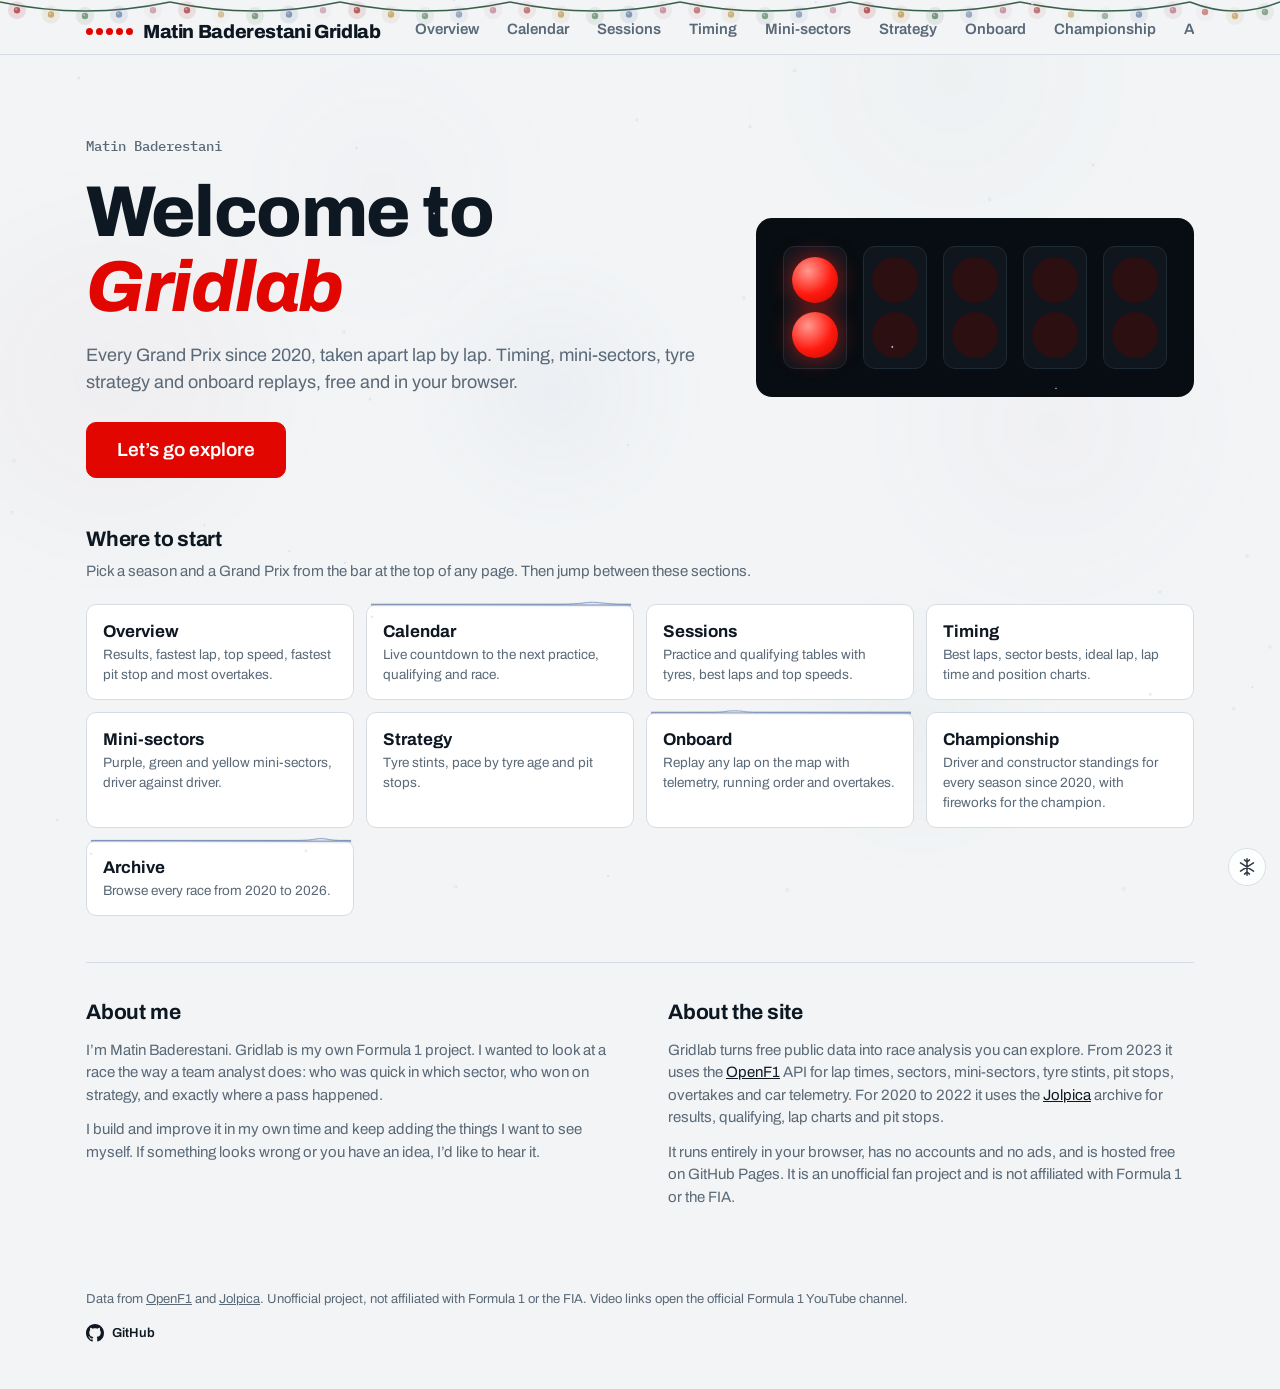
<file: index.html>
<!doctype html>
<html lang="en">
<head>
<meta charset="utf-8">
<meta name="viewport" content="width=device-width, initial-scale=1, viewport-fit=cover">
<meta name="google-site-verification" content="Otd-ssJFzaZp3dsgfetBJoJmQ9_VcSWWd9amcEt1jQ4" />
<title>Matin Baderestani Gridlab · Formula 1 race analysis</title>
<script defer src="https://cloud.umami.is/script.js" data-website-id="7eeb3953-8c80-4c19-a173-4cdd2a9e3116"></script>
<meta name="description" content="Free Formula 1 race analysis since 2020: timing, mini-sectors, tyre strategy and onboard telemetry replays. By Matin Baderestani.">
<link rel="icon" href="data:image/svg+xml,%3Csvg xmlns='http://www.w3.org/2000/svg' viewBox='0 0 100 100'%3E%3Ctext y='.9em' font-size='90'%3E%F0%9F%8F%81%3C/text%3E%3C/svg%3E">
<link href="https://fonts.googleapis.com/css2?family=Archivo:wght@400;500;600;700;800&family=IBM+Plex+Mono:wght@400;500;600&display=swap" rel="stylesheet">
<link rel="stylesheet" href="style.css">
</head>
<body data-page="home">
<header class="site" id="hdr"></header>
<main class="page" id="app">

  <section class="welcome" aria-labelledby="welcome">
    <div>
      <p class="by">Matin Baderestani</p>
      <h1 id="welcome">Welcome to <em>Gridlab</em></h1>
      <p class="lede">Every Grand Prix since 2020, taken apart lap by lap. Timing, mini-sectors, tyre strategy and onboard replays, free and in your browser.</p>
      <a class="btn big" href="overview.html">Let’s go explore</a>
    </div>
    <div class="gcard" aria-hidden="true">
      <div class="col"><i></i><i></i></div><div class="col"><i></i><i></i></div><div class="col"><i></i><i></i></div><div class="col"><i></i><i></i></div><div class="col"><i></i><i></i></div>
    </div>
  </section>

  <section class="block">
    <h2>Where to start</h2>
    <p>Pick a season and a Grand Prix from the bar at the top of any page. Then jump between these sections.</p>
    <div class="stats menu">
      <a class="stat" href="overview.html"><b>Overview</b><div class="s">Results, fastest lap, top speed, fastest pit stop and most overtakes.</div></a>
      <a class="stat" href="calendar.html"><b>Calendar</b><div class="s">Live countdown to the next practice, qualifying and race.</div></a>
      <a class="stat" href="sessions.html"><b>Sessions</b><div class="s">Practice and qualifying tables with tyres, best laps and top speeds.</div></a>
      <a class="stat" href="timing.html"><b>Timing</b><div class="s">Best laps, sector bests, ideal lap, lap time and position charts.</div></a>
      <a class="stat" href="sectors.html"><b>Mini-sectors</b><div class="s">Purple, green and yellow mini-sectors, driver against driver.</div></a>
      <a class="stat" href="strategy.html"><b>Strategy</b><div class="s">Tyre stints, pace by tyre age and pit stops.</div></a>
      <a class="stat" href="onboard.html"><b>Onboard</b><div class="s">Replay any lap on the map with telemetry, running order and overtakes.</div></a>
      <a class="stat" href="championship.html"><b>Championship</b><div class="s">Driver and constructor standings for every season since 2020, with fireworks for the champion.</div></a>
      <a class="stat" href="archive.html"><b>Archive</b><div class="s">Browse every race from 2020 to <span id="yr">now</span>.</div></a>
    </div>
  </section>

  <section class="about" aria-labelledby="about-h">
    <div>
      <h2 id="about-h">About me</h2>
      <p>I’m Matin Baderestani. Gridlab is my own Formula 1 project. I wanted to look at a race the way a team analyst does: who was quick in which sector, who won on strategy, and exactly where a pass happened.</p>
      <p>I build and improve it in my own time and keep adding the things I want to see myself. If something looks wrong or you have an idea, I’d like to hear it.</p>
    </div>
    <div>
      <h2>About the site</h2>
      <p>Gridlab turns free public data into race analysis you can explore. From 2023 it uses the <a href="https://openf1.org" target="_blank" rel="noopener">OpenF1</a> API for lap times, sectors, mini-sectors, tyre stints, pit stops, overtakes and car telemetry. For 2020 to 2022 it uses the <a href="https://api.jolpi.ca" target="_blank" rel="noopener">Jolpica</a> archive for results, qualifying, lap charts and pit stops.</p>
      <p>It runs entirely in your browser, has no accounts and no ads, and is hosted free on GitHub Pages. It is an unofficial fan project and is not affiliated with Formula 1 or the FIA.</p>
    </div>
  </section>

</main>
<footer>Data from <a href="https://openf1.org" target="_blank" rel="noopener">OpenF1</a> and <a href="https://api.jolpi.ca" target="_blank" rel="noopener">Jolpica</a>. Unofficial project, not affiliated with Formula 1 or the FIA. Video links open the official Formula 1 YouTube channel.</footer>
<script src="app.js"></script>
<script src="pages.js"></script>
</body>
</html>
</file>
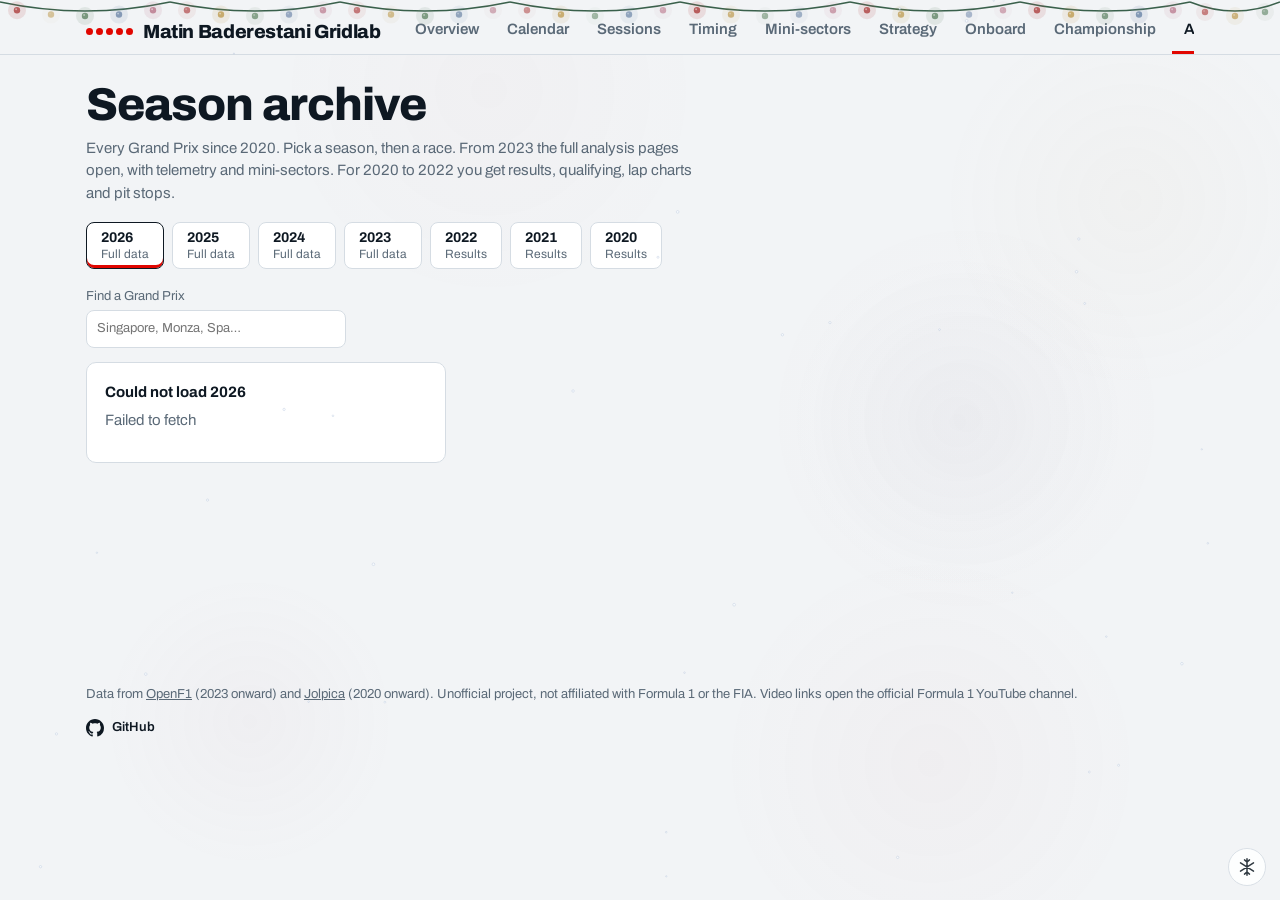
<file: archive.html>
<!doctype html>
<html lang="en">
<head>
<meta charset="utf-8">
<meta name="viewport" content="width=device-width, initial-scale=1, viewport-fit=cover">
<meta name="google-site-verification" content="Otd-ssJFzaZp3dsgfetBJoJmQ9_VcSWWd9amcEt1jQ4" />
<title>Archive · Matin Baderestani Gridlab</title>
<meta name="description" content="Free F1 race analysis: timing, mini-sectors, tyre strategy and onboard telemetry replays for the last five races.">
<link rel="icon" href="data:image/svg+xml,%3Csvg xmlns='http://www.w3.org/2000/svg' viewBox='0 0 100 100'%3E%3Ctext y='.9em' font-size='90'%3E%F0%9F%8F%81%3C/text%3E%3C/svg%3E">
<link href="https://fonts.googleapis.com/css2?family=Archivo:wght@400;500;600;700;800&family=IBM+Plex+Mono:wght@400;500;600&display=swap" rel="stylesheet">
<link rel="stylesheet" href="style.css">
</head>
<body data-page="archive">
<header class="site" id="hdr"></header>
<main class="page" id="app"><noscript>This site needs JavaScript to load race data.</noscript></main>
<footer>Data from <a href="https://openf1.org" target="_blank" rel="noopener">OpenF1</a> (2023 onward) and <a href="https://api.jolpi.ca" target="_blank" rel="noopener">Jolpica</a> (2020 onward). Unofficial project, not affiliated with Formula 1 or the FIA. Video links open the official Formula 1 YouTube channel.</footer>
<script src="app.js"></script>
<script src="pages.js"></script>
</body>
</html>
</file>
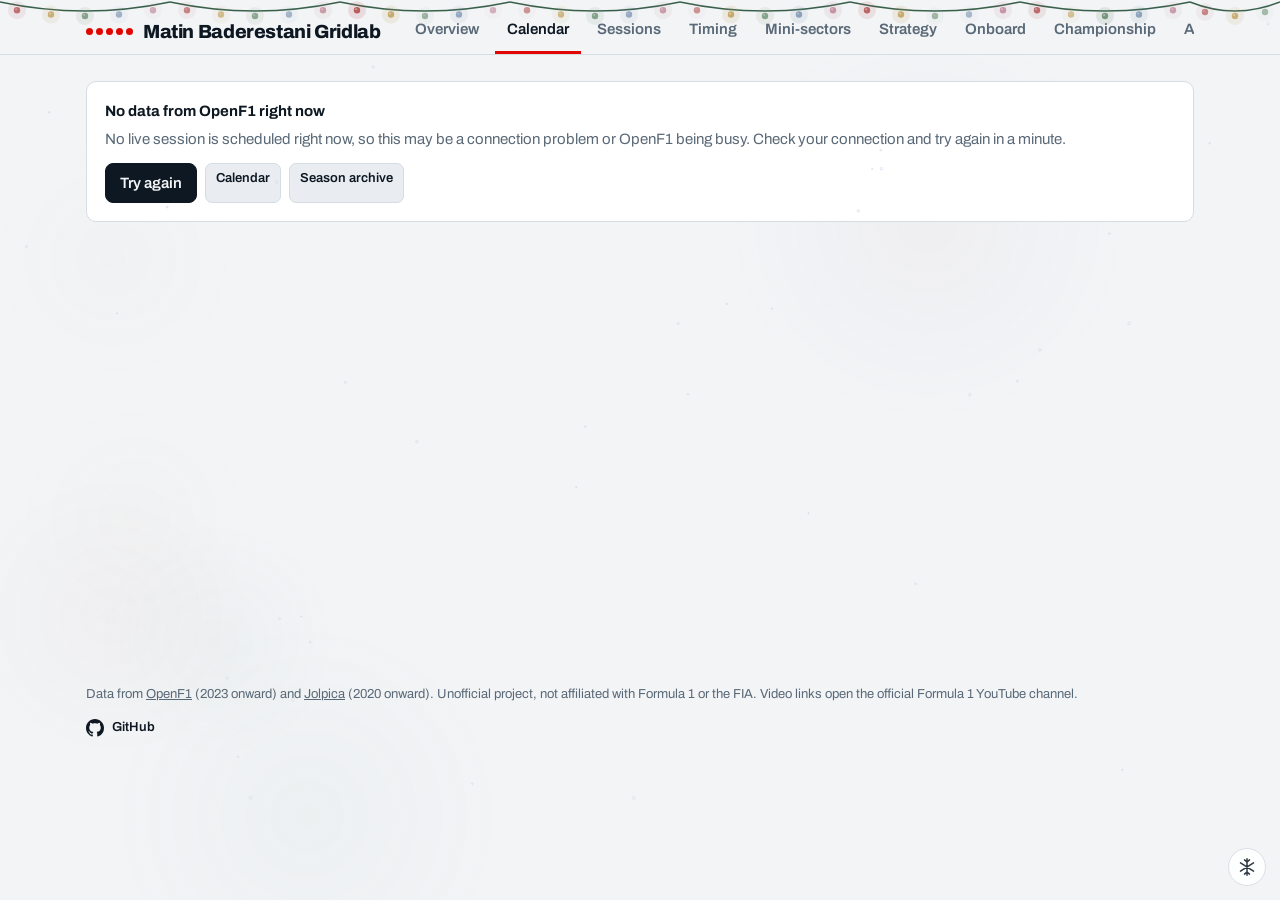
<file: calendar.html>
<!doctype html>
<html lang="en">
<head>
<meta charset="utf-8">
<meta name="viewport" content="width=device-width, initial-scale=1, viewport-fit=cover">
<meta name="google-site-verification" content="Otd-ssJFzaZp3dsgfetBJoJmQ9_VcSWWd9amcEt1jQ4" />
<title>Calendar · Matin Baderestani Gridlab</title>
<meta name="description" content="Free F1 race analysis: timing, mini-sectors, tyre strategy and onboard telemetry replays for the last five races.">
<link rel="icon" href="data:image/svg+xml,%3Csvg xmlns='http://www.w3.org/2000/svg' viewBox='0 0 100 100'%3E%3Ctext y='.9em' font-size='90'%3E%F0%9F%8F%81%3C/text%3E%3C/svg%3E">
<link href="https://fonts.googleapis.com/css2?family=Archivo:wght@400;500;600;700;800&family=IBM+Plex+Mono:wght@400;500;600&display=swap" rel="stylesheet">
<link rel="stylesheet" href="style.css">
</head>
<body data-page="calendar">
<header class="site" id="hdr"></header>
<main class="page" id="app"><noscript>This site needs JavaScript to load race data.</noscript></main>
<footer>Data from <a href="https://openf1.org" target="_blank" rel="noopener">OpenF1</a> (2023 onward) and <a href="https://api.jolpi.ca" target="_blank" rel="noopener">Jolpica</a> (2020 onward). Unofficial project, not affiliated with Formula 1 or the FIA. Video links open the official Formula 1 YouTube channel.</footer>
<script src="app.js"></script>
<script src="pages.js"></script>
</body>
</html>
</file>
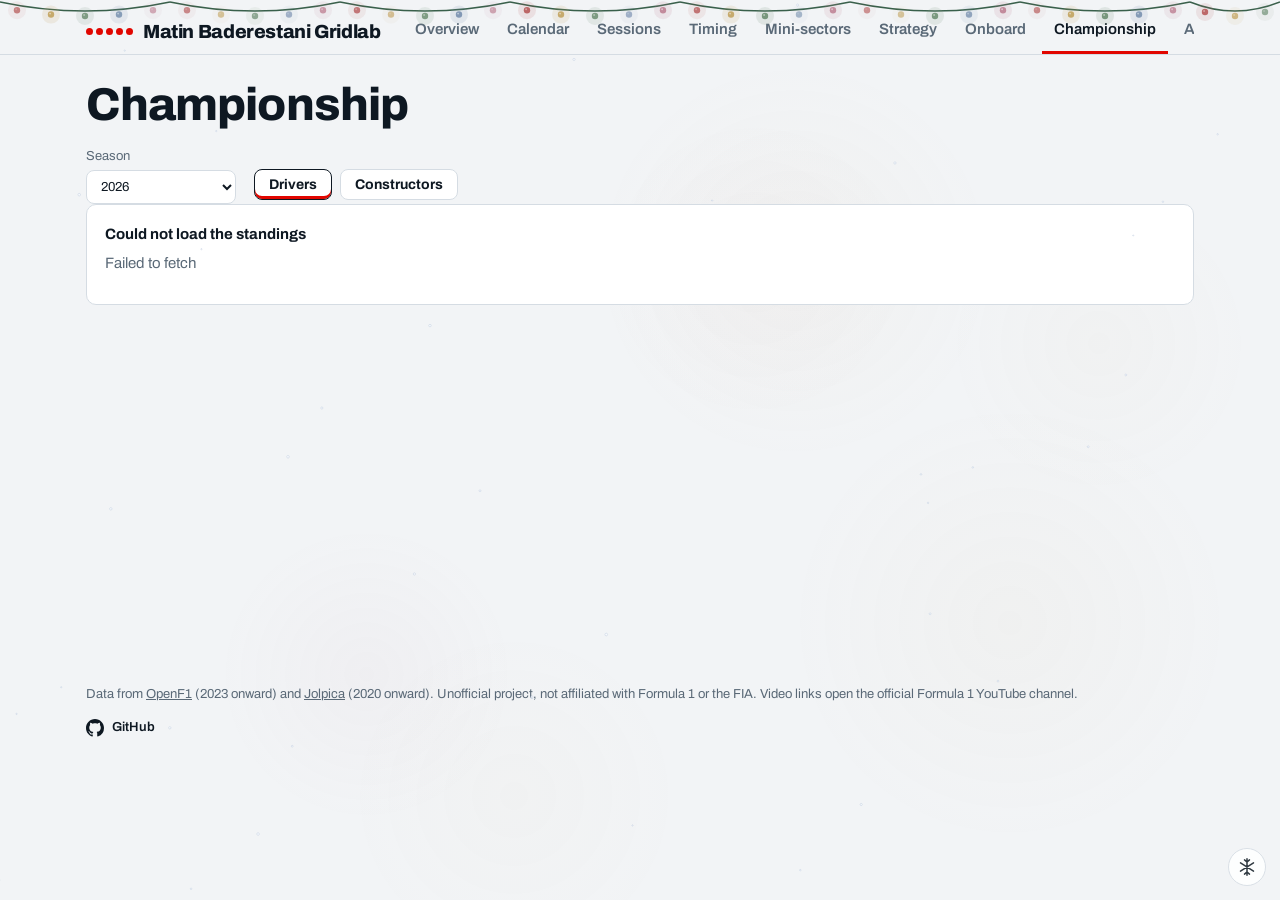
<file: championship.html>
<!doctype html>
<html lang="en">
<head>
<meta charset="utf-8">
<meta name="viewport" content="width=device-width, initial-scale=1, viewport-fit=cover">
<meta name="google-site-verification" content="Otd-ssJFzaZp3dsgfetBJoJmQ9_VcSWWd9amcEt1jQ4" />
<title>Championship · Matin Baderestani Gridlab</title>
<meta name="description" content="Free F1 race analysis: timing, mini-sectors, tyre strategy and onboard telemetry replays for the last five races.">
<link rel="icon" href="data:image/svg+xml,%3Csvg xmlns='http://www.w3.org/2000/svg' viewBox='0 0 100 100'%3E%3Ctext y='.9em' font-size='90'%3E%F0%9F%8F%81%3C/text%3E%3C/svg%3E">
<link href="https://fonts.googleapis.com/css2?family=Archivo:wght@400;500;600;700;800&family=IBM+Plex+Mono:wght@400;500;600&display=swap" rel="stylesheet">
<link rel="stylesheet" href="style.css">
</head>
<body data-page="championship">
<header class="site" id="hdr"></header>
<main class="page" id="app"><noscript>This site needs JavaScript to load race data.</noscript></main>
<footer>Data from <a href="https://openf1.org" target="_blank" rel="noopener">OpenF1</a> (2023 onward) and <a href="https://api.jolpi.ca" target="_blank" rel="noopener">Jolpica</a> (2020 onward). Unofficial project, not affiliated with Formula 1 or the FIA. Video links open the official Formula 1 YouTube channel.</footer>
<script src="app.js"></script>
<script src="pages.js"></script>
</body>
</html>
</file>
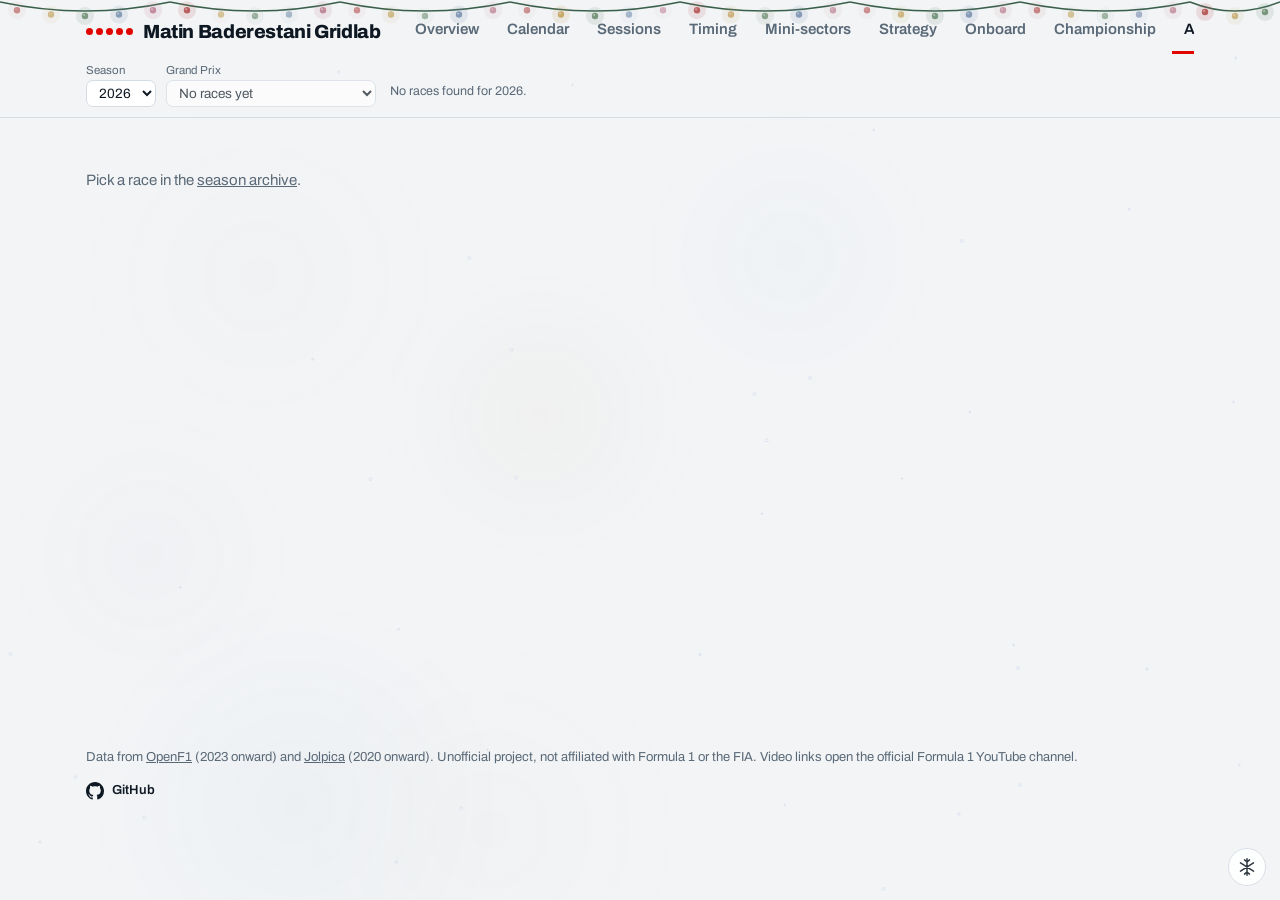
<file: classic.html>
<!doctype html>
<html lang="en">
<head>
<meta charset="utf-8">
<meta name="viewport" content="width=device-width, initial-scale=1, viewport-fit=cover">
<meta name="google-site-verification" content="Otd-ssJFzaZp3dsgfetBJoJmQ9_VcSWWd9amcEt1jQ4" />
<title>Race results · Matin Baderestani Gridlab</title>
<meta name="description" content="Free F1 race analysis: timing, mini-sectors, tyre strategy and onboard telemetry replays for the last five races.">
<link rel="icon" href="data:image/svg+xml,%3Csvg xmlns='http://www.w3.org/2000/svg' viewBox='0 0 100 100'%3E%3Ctext y='.9em' font-size='90'%3E%F0%9F%8F%81%3C/text%3E%3C/svg%3E">
<link href="https://fonts.googleapis.com/css2?family=Archivo:wght@400;500;600;700;800&family=IBM+Plex+Mono:wght@400;500;600&display=swap" rel="stylesheet">
<link rel="stylesheet" href="style.css">
</head>
<body data-page="classic">
<header class="site" id="hdr"></header>
<main class="page" id="app"><noscript>This site needs JavaScript to load race data.</noscript></main>
<footer>Data from <a href="https://openf1.org" target="_blank" rel="noopener">OpenF1</a> (2023 onward) and <a href="https://api.jolpi.ca" target="_blank" rel="noopener">Jolpica</a> (2020 onward). Unofficial project, not affiliated with Formula 1 or the FIA. Video links open the official Formula 1 YouTube channel.</footer>
<script src="app.js"></script>
<script src="pages.js"></script>
</body>
</html>
</file>
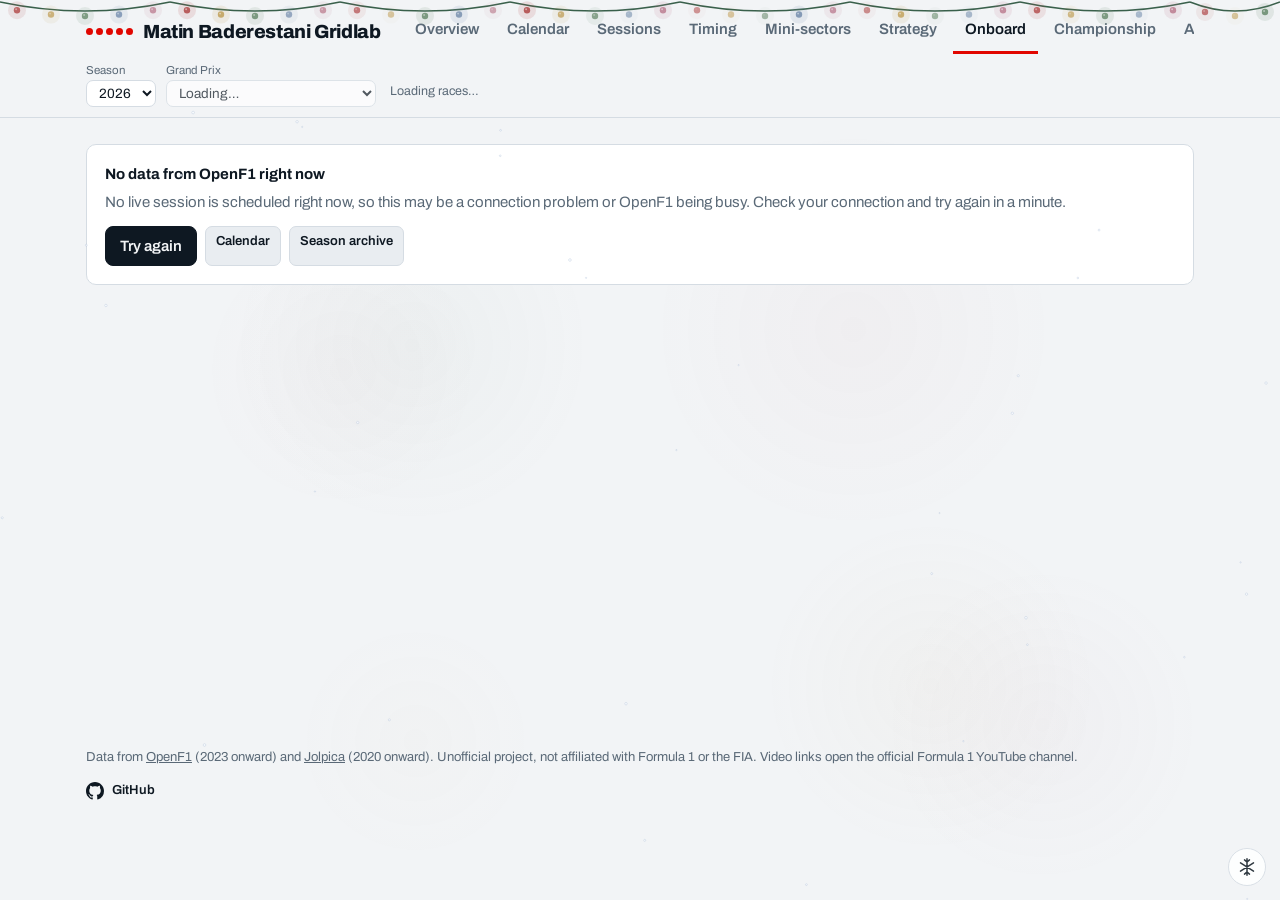
<file: onboard.html>
<!doctype html>
<html lang="en">
<head>
<meta charset="utf-8">
<meta name="viewport" content="width=device-width, initial-scale=1, viewport-fit=cover">
<meta name="google-site-verification" content="Otd-ssJFzaZp3dsgfetBJoJmQ9_VcSWWd9amcEt1jQ4" />
<title>Onboard · Matin Baderestani Gridlab</title>
<meta name="description" content="Free F1 race analysis: timing, mini-sectors, tyre strategy and onboard telemetry replays for the last five races.">
<link rel="icon" href="data:image/svg+xml,%3Csvg xmlns='http://www.w3.org/2000/svg' viewBox='0 0 100 100'%3E%3Ctext y='.9em' font-size='90'%3E%F0%9F%8F%81%3C/text%3E%3C/svg%3E">
<link href="https://fonts.googleapis.com/css2?family=Archivo:wght@400;500;600;700;800&family=IBM+Plex+Mono:wght@400;500;600&display=swap" rel="stylesheet">
<link rel="stylesheet" href="style.css">
</head>
<body data-page="onboard">
<header class="site" id="hdr"></header>
<main class="page" id="app"><noscript>This site needs JavaScript to load race data.</noscript></main>
<footer>Data from <a href="https://openf1.org" target="_blank" rel="noopener">OpenF1</a> (2023 onward) and <a href="https://api.jolpi.ca" target="_blank" rel="noopener">Jolpica</a> (2020 onward). Unofficial project, not affiliated with Formula 1 or the FIA. Video links open the official Formula 1 YouTube channel.</footer>
<script src="app.js"></script>
<script src="pages.js"></script>
</body>
</html>
</file>
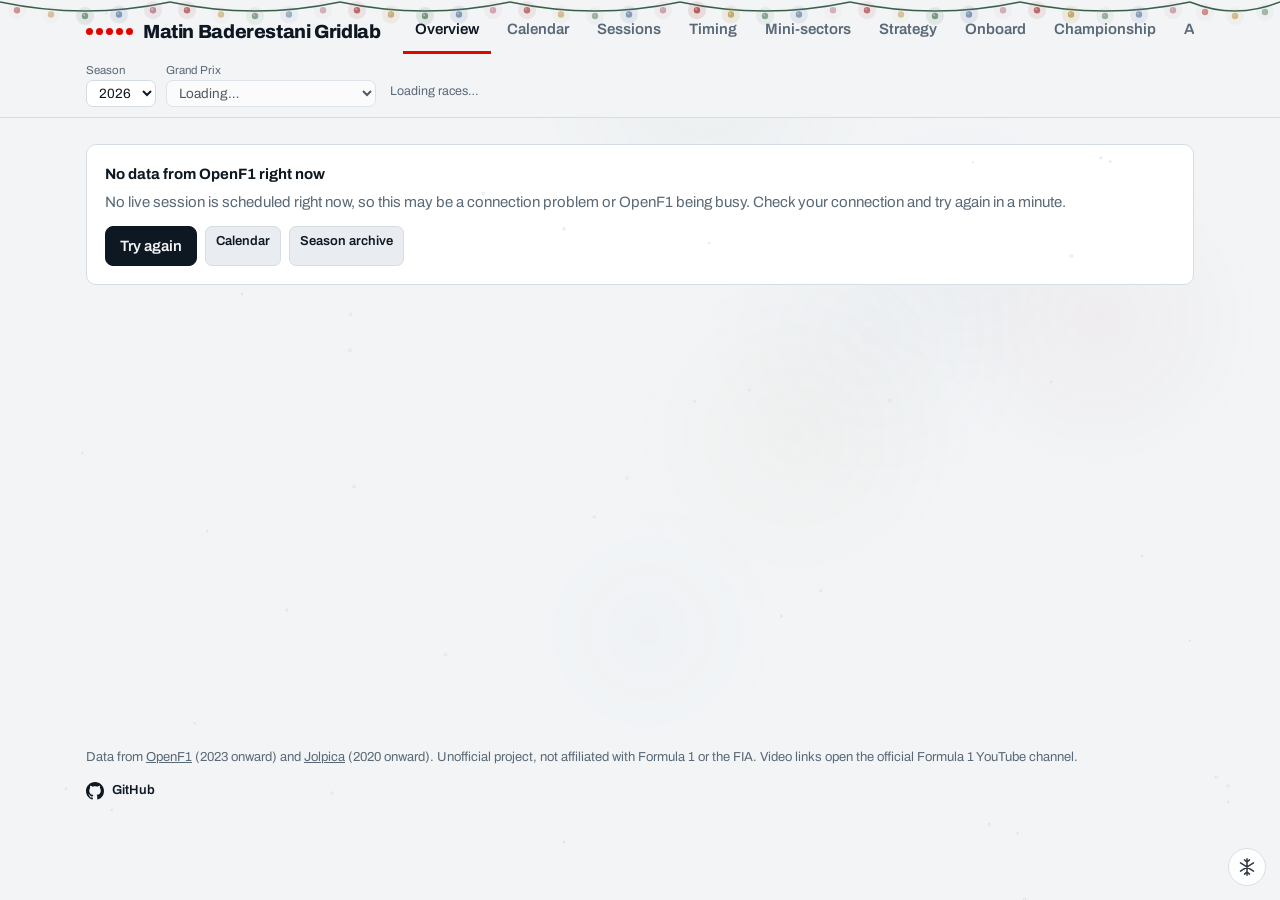
<file: overview.html>
<!doctype html>
<html lang="en">
<head>
<meta charset="utf-8">
<meta name="viewport" content="width=device-width, initial-scale=1, viewport-fit=cover">
<meta name="google-site-verification" content="Otd-ssJFzaZp3dsgfetBJoJmQ9_VcSWWd9amcEt1jQ4" />
<title>Overview · Matin Baderestani Gridlab</title>
<meta name="description" content="Free F1 race analysis: timing, mini-sectors, tyre strategy and onboard telemetry replays for the last five races.">
<link rel="icon" href="data:image/svg+xml,%3Csvg xmlns='http://www.w3.org/2000/svg' viewBox='0 0 100 100'%3E%3Ctext y='.9em' font-size='90'%3E%F0%9F%8F%81%3C/text%3E%3C/svg%3E">
<link href="https://fonts.googleapis.com/css2?family=Archivo:wght@400;500;600;700;800&family=IBM+Plex+Mono:wght@400;500;600&display=swap" rel="stylesheet">
<link rel="stylesheet" href="style.css">
</head>
<body data-page="overview">
<header class="site" id="hdr"></header>
<main class="page" id="app"><noscript>This site needs JavaScript to load race data.</noscript></main>
<footer>Data from <a href="https://openf1.org" target="_blank" rel="noopener">OpenF1</a> (2023 onward) and <a href="https://api.jolpi.ca" target="_blank" rel="noopener">Jolpica</a> (2020 onward). Unofficial project, not affiliated with Formula 1 or the FIA. Video links open the official Formula 1 YouTube channel.</footer>
<script src="app.js"></script>
<script src="pages.js"></script>
</body>
</html>
</file>
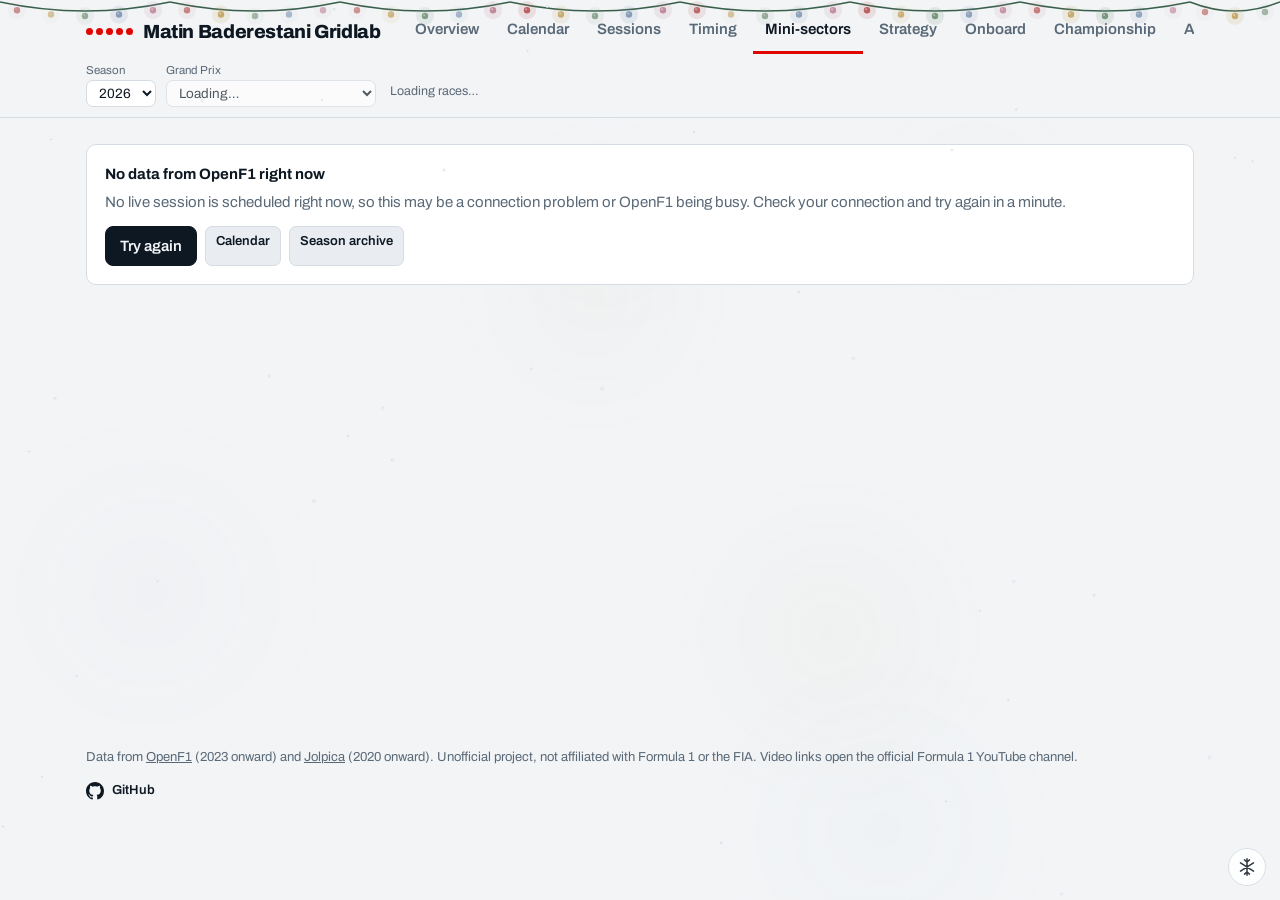
<file: sectors.html>
<!doctype html>
<html lang="en">
<head>
<meta charset="utf-8">
<meta name="viewport" content="width=device-width, initial-scale=1, viewport-fit=cover">
<meta name="google-site-verification" content="Otd-ssJFzaZp3dsgfetBJoJmQ9_VcSWWd9amcEt1jQ4" />
<title>Mini-sectors · Matin Baderestani Gridlab</title>
<meta name="description" content="Free F1 race analysis: timing, mini-sectors, tyre strategy and onboard telemetry replays for the last five races.">
<link rel="icon" href="data:image/svg+xml,%3Csvg xmlns='http://www.w3.org/2000/svg' viewBox='0 0 100 100'%3E%3Ctext y='.9em' font-size='90'%3E%F0%9F%8F%81%3C/text%3E%3C/svg%3E">
<link href="https://fonts.googleapis.com/css2?family=Archivo:wght@400;500;600;700;800&family=IBM+Plex+Mono:wght@400;500;600&display=swap" rel="stylesheet">
<link rel="stylesheet" href="style.css">
</head>
<body data-page="sectors">
<header class="site" id="hdr"></header>
<main class="page" id="app"><noscript>This site needs JavaScript to load race data.</noscript></main>
<footer>Data from <a href="https://openf1.org" target="_blank" rel="noopener">OpenF1</a> (2023 onward) and <a href="https://api.jolpi.ca" target="_blank" rel="noopener">Jolpica</a> (2020 onward). Unofficial project, not affiliated with Formula 1 or the FIA. Video links open the official Formula 1 YouTube channel.</footer>
<script src="app.js"></script>
<script src="pages.js"></script>
</body>
</html>
</file>
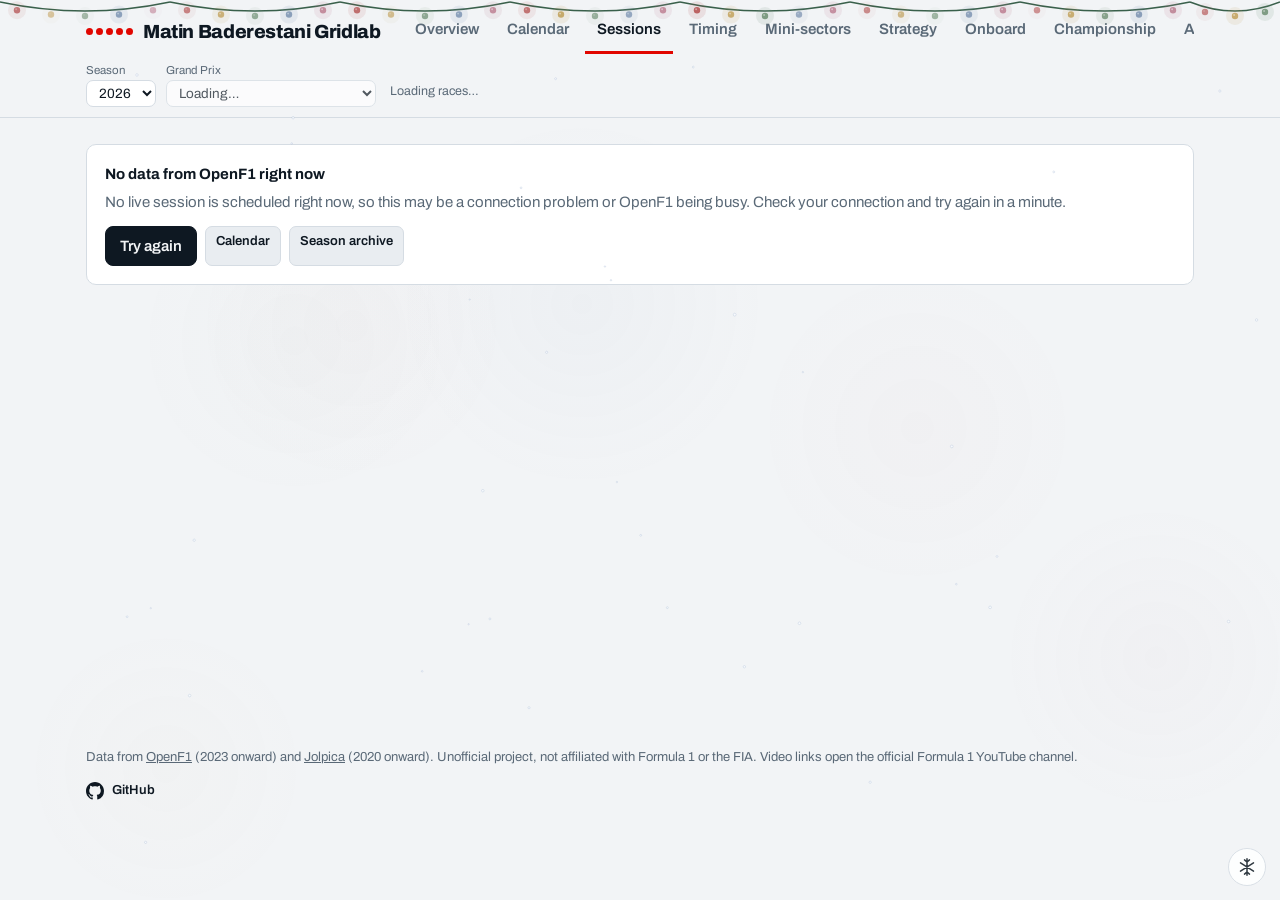
<file: sessions.html>
<!doctype html>
<html lang="en">
<head>
<meta charset="utf-8">
<meta name="viewport" content="width=device-width, initial-scale=1, viewport-fit=cover">
<meta name="google-site-verification" content="Otd-ssJFzaZp3dsgfetBJoJmQ9_VcSWWd9amcEt1jQ4" />
<title>Sessions · Matin Baderestani Gridlab</title>
<meta name="description" content="Free F1 race analysis: timing, mini-sectors, tyre strategy and onboard telemetry replays for the last five races.">
<link rel="icon" href="data:image/svg+xml,%3Csvg xmlns='http://www.w3.org/2000/svg' viewBox='0 0 100 100'%3E%3Ctext y='.9em' font-size='90'%3E%F0%9F%8F%81%3C/text%3E%3C/svg%3E">
<link href="https://fonts.googleapis.com/css2?family=Archivo:wght@400;500;600;700;800&family=IBM+Plex+Mono:wght@400;500;600&display=swap" rel="stylesheet">
<link rel="stylesheet" href="style.css">
</head>
<body data-page="sessions">
<header class="site" id="hdr"></header>
<main class="page" id="app"><noscript>This site needs JavaScript to load race data.</noscript></main>
<footer>Data from <a href="https://openf1.org" target="_blank" rel="noopener">OpenF1</a> (2023 onward) and <a href="https://api.jolpi.ca" target="_blank" rel="noopener">Jolpica</a> (2020 onward). Unofficial project, not affiliated with Formula 1 or the FIA. Video links open the official Formula 1 YouTube channel.</footer>
<script src="app.js"></script>
<script src="pages.js"></script>
</body>
</html>
</file>
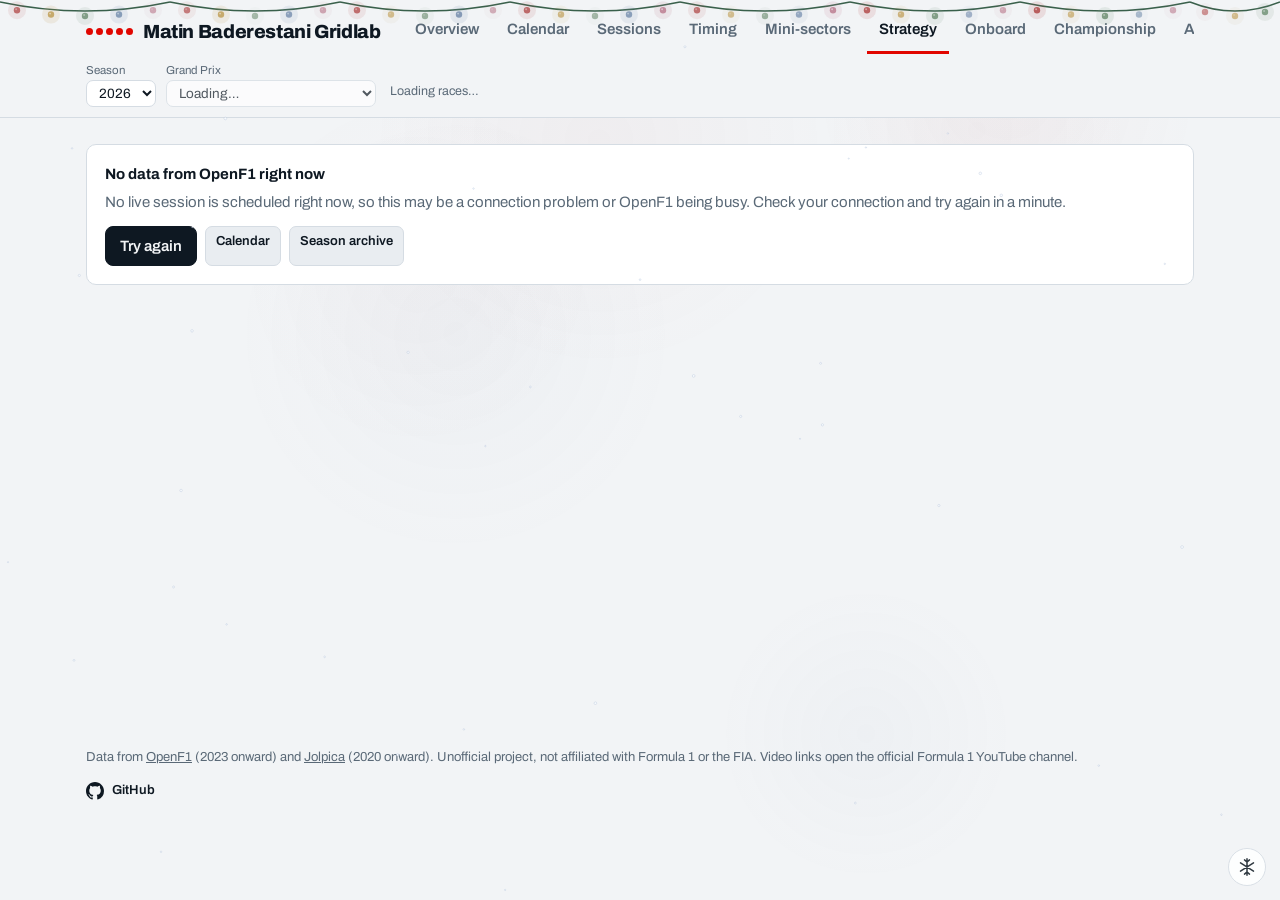
<file: strategy.html>
<!doctype html>
<html lang="en">
<head>
<meta charset="utf-8">
<meta name="viewport" content="width=device-width, initial-scale=1, viewport-fit=cover">
<meta name="google-site-verification" content="Otd-ssJFzaZp3dsgfetBJoJmQ9_VcSWWd9amcEt1jQ4" />
<title>Strategy · Matin Baderestani Gridlab</title>
<meta name="description" content="Free F1 race analysis: timing, mini-sectors, tyre strategy and onboard telemetry replays for the last five races.">
<link rel="icon" href="data:image/svg+xml,%3Csvg xmlns='http://www.w3.org/2000/svg' viewBox='0 0 100 100'%3E%3Ctext y='.9em' font-size='90'%3E%F0%9F%8F%81%3C/text%3E%3C/svg%3E">
<link href="https://fonts.googleapis.com/css2?family=Archivo:wght@400;500;600;700;800&family=IBM+Plex+Mono:wght@400;500;600&display=swap" rel="stylesheet">
<link rel="stylesheet" href="style.css">
</head>
<body data-page="strategy">
<header class="site" id="hdr"></header>
<main class="page" id="app"><noscript>This site needs JavaScript to load race data.</noscript></main>
<footer>Data from <a href="https://openf1.org" target="_blank" rel="noopener">OpenF1</a> (2023 onward) and <a href="https://api.jolpi.ca" target="_blank" rel="noopener">Jolpica</a> (2020 onward). Unofficial project, not affiliated with Formula 1 or the FIA. Video links open the official Formula 1 YouTube channel.</footer>
<script src="app.js"></script>
<script src="pages.js"></script>
</body>
</html>
</file>
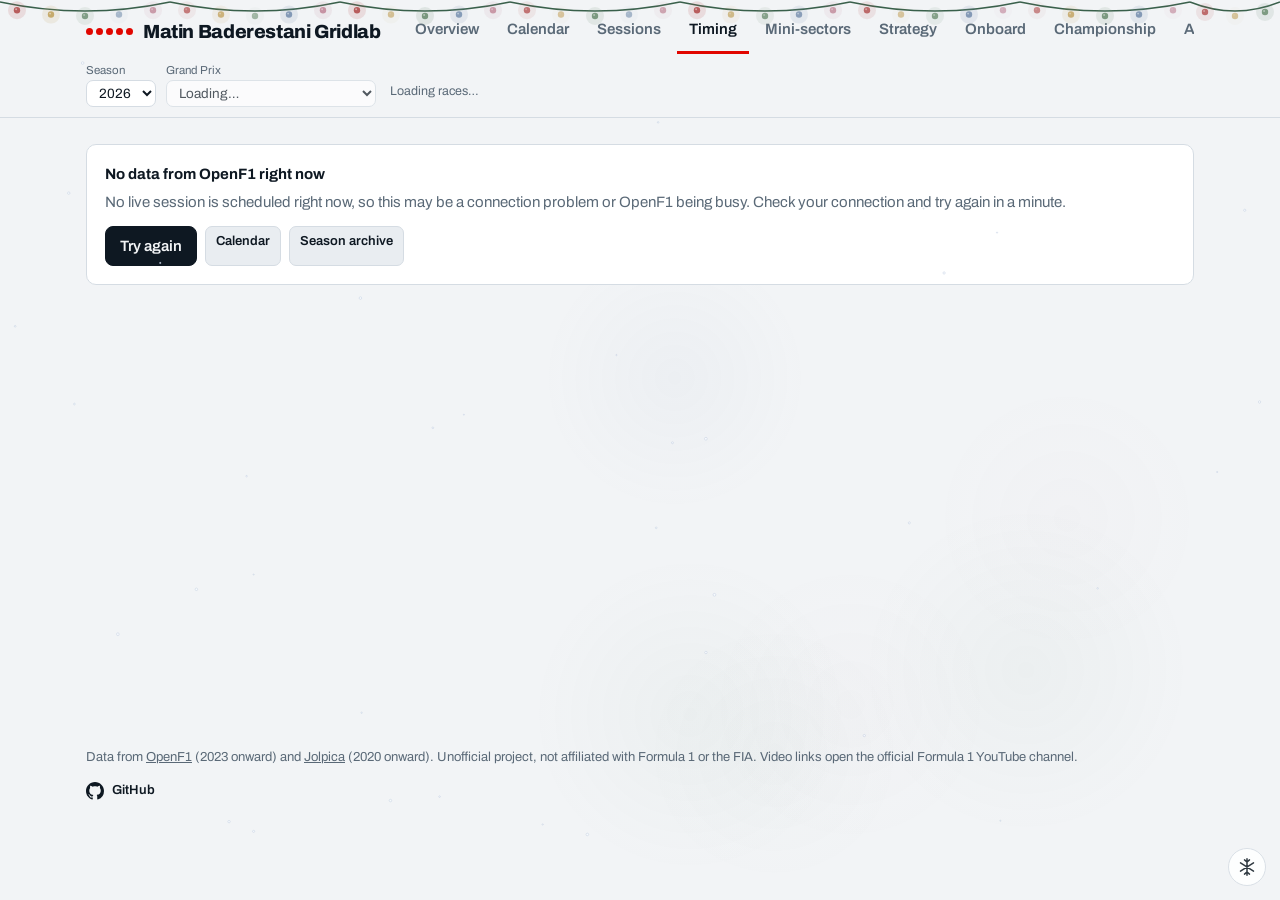
<file: timing.html>
<!doctype html>
<html lang="en">
<head>
<meta charset="utf-8">
<meta name="viewport" content="width=device-width, initial-scale=1, viewport-fit=cover">
<meta name="google-site-verification" content="Otd-ssJFzaZp3dsgfetBJoJmQ9_VcSWWd9amcEt1jQ4" />
<title>Timing · Matin Baderestani Gridlab</title>
<meta name="description" content="Free F1 race analysis: timing, mini-sectors, tyre strategy and onboard telemetry replays for the last five races.">
<link rel="icon" href="data:image/svg+xml,%3Csvg xmlns='http://www.w3.org/2000/svg' viewBox='0 0 100 100'%3E%3Ctext y='.9em' font-size='90'%3E%F0%9F%8F%81%3C/text%3E%3C/svg%3E">
<link href="https://fonts.googleapis.com/css2?family=Archivo:wght@400;500;600;700;800&family=IBM+Plex+Mono:wght@400;500;600&display=swap" rel="stylesheet">
<link rel="stylesheet" href="style.css">
</head>
<body data-page="timing">
<header class="site" id="hdr"></header>
<main class="page" id="app"><noscript>This site needs JavaScript to load race data.</noscript></main>
<footer>Data from <a href="https://openf1.org" target="_blank" rel="noopener">OpenF1</a> (2023 onward) and <a href="https://api.jolpi.ca" target="_blank" rel="noopener">Jolpica</a> (2020 onward). Unofficial project, not affiliated with Formula 1 or the FIA. Video links open the official Formula 1 YouTube channel.</footer>
<script src="app.js"></script>
<script src="pages.js"></script>
</body>
</html>
</file>
<file: style.css>
:root{
  color-scheme:light dark;
  --bg:#F2F4F6;--panel:#FFFFFF;--panel2:#E9EDF1;--line:#D5DCE3;--ink:#0E1822;--muted:#5A6977;
  --purple:#8A3FFC;--green:#10A152;--yellow:#C79400;--red:#E10600;--blue:#2D6BEA;
  --ui:'Archivo','Helvetica Neue',Arial,sans-serif;
  --mono:'IBM Plex Mono',ui-monospace,Menlo,Consolas,monospace;
}
@media (prefers-color-scheme:dark){
  :root{--bg:#0D1217;--panel:#141A21;--panel2:#1A222B;--line:#26303A;--ink:#E8EDF2;--muted:#8B99A7;
    --purple:#B07DFF;--green:#34D17F;--yellow:#F5C518;--blue:#6E9CFF}
}
*{box-sizing:border-box}
html{scroll-padding-top:130px}
body{margin:0;background:var(--bg);color:var(--ink);font:15px/1.5 var(--ui);-webkit-font-smoothing:antialiased}
a{color:inherit}
button,select,input{font:inherit;color:inherit}
.num,.mono{font-family:var(--mono);font-variant-numeric:tabular-nums}
.muted{color:var(--muted)}
h1{font-size:clamp(30px,6vw,46px);line-height:1.05;margin:0;font-weight:800;letter-spacing:-.02em}
h2{font-size:21px;margin:0 0 4px;font-weight:700;letter-spacing:-.01em}
h3{font-size:15px;margin:0 0 8px;font-weight:700}
.lede{color:var(--muted);margin:8px 0 0;max-width:68ch}

/* header */
.site{position:sticky;top:0;z-index:20;background:var(--bg);border-bottom:1px solid var(--line)}
.bar{max-width:1140px;margin:0 auto;padding:10px 16px 0;display:flex;align-items:center;gap:22px}
.brand{display:flex;align-items:center;gap:10px;text-decoration:none;font-weight:800;font-size:19px;letter-spacing:-.02em;flex:none}
.lights{display:flex;gap:3px}
.lights i{width:7px;height:7px;border-radius:50%;background:var(--red);display:block}
.nav{display:flex;gap:4px;overflow-x:auto;scrollbar-width:none;flex:1}
.nav::-webkit-scrollbar{display:none}
.nav a{padding:8px 12px 10px;text-decoration:none;color:var(--muted);font-weight:600;white-space:nowrap;border-bottom:3px solid transparent}
.nav a:hover{color:var(--ink)}
.nav a.on{color:var(--ink);border-bottom-color:var(--red)}
.races{max-width:1140px;margin:0 auto;padding:8px 16px 10px;display:flex;gap:8px;overflow-x:auto;scrollbar-width:none}
.races::-webkit-scrollbar{display:none}
.race{flex:none;text-decoration:none;border:1px solid var(--line);border-radius:8px;padding:5px 12px;background:var(--panel);display:flex;flex-direction:column;line-height:1.25}
.race b{font-size:13.5px}
.race span{font-size:12px;color:var(--muted)}
.race.on{border-color:var(--ink)}
.race:hover{border-color:var(--muted)}

.page{max-width:1140px;margin:0 auto;padding:26px 16px 70px;min-height:70vh}
.block{margin-top:38px}
.block>p{margin:2px 0 14px;color:var(--muted)}
footer{max-width:1140px;margin:0 auto;padding:0 16px 40px;color:var(--muted);font-size:13px}

/* panels */
.panel{background:var(--panel);border:1px solid var(--line);border-radius:10px;padding:16px}
.grid2{display:grid;gap:14px;grid-template-columns:1fr}
@media (min-width:860px){.grid2{grid-template-columns:1fr 1fr}}
.stats{display:grid;gap:12px;grid-template-columns:repeat(auto-fit,minmax(230px,1fr));margin-top:22px}
.stat{background:var(--panel);border:1px solid var(--line);border-radius:10px;padding:14px 16px}
.stat small{display:block;color:var(--muted);font-size:13px}
.stat .v{font:600 28px/1.15 var(--mono);margin:4px 0 2px;font-variant-numeric:tabular-nums}
.stat .v.p{color:var(--purple)}
.stat .s{font-size:13.5px;color:var(--muted)}
.stat .s b{color:var(--ink)}
.links{display:flex;flex-wrap:wrap;gap:8px;margin-top:10px}
.lk{font-size:13px;font-weight:600;text-decoration:none;border:1px solid var(--line);border-radius:7px;padding:5px 10px;background:var(--panel2)}
.lk:hover{border-color:var(--muted)}

/* tables */
.scroll{overflow-x:auto;border:1px solid var(--line);border-radius:10px;background:var(--panel)}
.tbl{width:100%;border-collapse:collapse;font-size:14px;min-width:560px}
.tbl th{font-weight:600;font-size:12.5px;color:var(--muted);text-align:left;padding:10px 12px;border-bottom:1px solid var(--line);white-space:nowrap;background:var(--panel)}
.tbl th[data-k]{cursor:pointer}
.tbl th[data-k]:hover{color:var(--ink)}
.tbl td{padding:8px 12px;border-bottom:1px solid var(--line);white-space:nowrap}
.tbl tr:last-child td{border-bottom:0}
.tbl td.r,.tbl th.r{text-align:right}
.tbl td.n{font-family:var(--mono);font-variant-numeric:tabular-nums}
.tbl .pp{color:var(--purple);font-weight:600}
.tbl .gg{color:var(--green)}
.tbl .bad{color:var(--yellow)}
.tc{display:inline-block;width:4px;height:17px;border-radius:2px;background:var(--tc,#888);vertical-align:-3px;margin-right:8px}
.pill{display:inline-block;font:600 11px/1 var(--mono);padding:3px 6px;border-radius:5px;background:var(--purple);color:#fff;margin-left:6px;vertical-align:1px}
.pill.mute{background:var(--panel2);color:var(--muted)}
.pos{display:inline-block;min-width:22px;font-family:var(--mono);font-weight:600}

/* controls */
.controls{display:flex;flex-wrap:wrap;gap:12px 18px;align-items:end}
.controls label{display:flex;flex-direction:column;gap:4px;font-size:13px;color:var(--muted)}
select,.sel{background:var(--panel);border:1px solid var(--line);border-radius:8px;padding:8px 10px;min-width:150px;color:var(--ink)}
.btn{border:1px solid var(--ink);background:var(--ink);color:var(--bg);border-radius:8px;padding:8px 14px;font-weight:600;cursor:pointer}
.btn.ghost{background:transparent;color:var(--ink);border-color:var(--line)}
.btn.ghost:hover{border-color:var(--muted)}
.btn:focus-visible,select:focus-visible,.chip:focus-visible,a:focus-visible,input:focus-visible{outline:3px solid var(--blue);outline-offset:2px}
.btns{display:flex;gap:8px;flex-wrap:wrap}
.chips{display:flex;flex-wrap:wrap;gap:6px;margin:10px 0 4px}
.chip{display:inline-flex;align-items:center;gap:6px;border:1px solid var(--line);background:var(--panel);border-radius:99px;padding:4px 11px;cursor:pointer;font-size:13.5px;font-weight:600}
.chip .dot{width:9px;height:9px;border-radius:50%;background:var(--c)}
.chip[aria-pressed="true"]{border-color:var(--c);background:var(--panel2)}
.chip[aria-pressed="false"]{color:var(--muted)}
.check{display:inline-flex;gap:6px;align-items:center;font-size:13.5px;color:var(--muted);margin-left:8px}

/* charts */
.chart{position:relative}
.chart svg{display:block}
.chart .grid{stroke:var(--line);stroke-width:1}
.chart .tick{fill:var(--muted);font:11px var(--mono)}
.chart .guide{stroke:var(--muted);stroke-dasharray:3 3}
.tip{position:absolute;top:8px;pointer-events:none;background:var(--panel);border:1px solid var(--line);border-radius:8px;padding:7px 10px;font-size:12.5px;box-shadow:0 8px 28px rgba(0,0,0,.22);z-index:4;min-width:130px}
.tip b{display:block;margin-bottom:3px}
.tip div{display:flex;justify-content:space-between;gap:14px}
.tip i{display:inline-block;width:8px;height:8px;border-radius:50%;margin-right:6px}

/* mini sectors */
.strip{display:flex;flex-wrap:wrap;gap:10px 18px;margin-top:10px}
.sec{display:flex;flex-direction:column;gap:5px}
.segs{display:flex;gap:2px}
.segs i{display:block;width:15px;height:24px;border-radius:2px;background:var(--c)}
@media (max-width:520px){.segs i{width:11px;height:20px}}
.legend{display:flex;flex-wrap:wrap;gap:6px 16px;font-size:13px;color:var(--muted);margin-top:12px}
.legend i{display:inline-block;width:12px;height:12px;border-radius:3px;background:var(--c);margin-right:6px;vertical-align:-1px}
.lapcard{padding:14px 0;border-bottom:1px solid var(--line)}
.lapcard:last-of-type{border-bottom:0}
.who{display:flex;align-items:baseline;gap:10px;flex-wrap:wrap}
.big{font-size:26px;font-weight:600;margin-left:auto}
.delta{display:flex;gap:18px;flex-wrap:wrap;margin-top:12px;font-family:var(--mono);font-size:14px}
.map{width:100%;height:auto;display:block}
.map .base{fill:none;stroke:var(--line);stroke-width:11;stroke-linecap:round;stroke-linejoin:round}
.map .seg{fill:none;stroke-width:6;stroke-linecap:round;stroke-linejoin:round}
.map text{font:600 9px var(--ui);fill:var(--ink);paint-order:stroke;stroke:var(--panel);stroke-width:3px}
.bars{display:grid;gap:5px}
.brow{display:grid;grid-template-columns:70px 1fr 42px;align-items:center;gap:10px;font-size:13.5px}
.brow .tr{height:10px;background:var(--panel2);border-radius:5px;overflow:hidden}
.brow .tr i{display:block;height:100%;background:var(--purple);border-radius:5px}

/* strategy */
.srow{display:grid;grid-template-columns:62px 1fr;align-items:center;gap:10px;margin:5px 0}
.srow>b{font-size:13.5px}
.track{position:relative;height:24px;background:var(--panel2);border-radius:4px;overflow:hidden}
.stint{position:absolute;top:0;bottom:0;background:var(--c);border-right:2px solid var(--panel);color:#111;font:600 11px/24px var(--mono);text-align:center;overflow:hidden;white-space:nowrap}
.cdot{display:inline-flex;width:19px;height:19px;border-radius:50%;border:2.5px solid var(--c);font:700 10px/1 var(--ui);align-items:center;justify-content:center;vertical-align:-4px}

/* onboard */
.ob{display:grid;gap:14px;margin-top:16px}
@media (min-width:980px){.ob{grid-template-columns:1.25fr 1fr}}
.transport{display:flex;gap:10px;align-items:center;margin-top:10px;flex-wrap:wrap}
.transport input[type=range]{flex:1;min-width:140px;accent-color:var(--red)}
.read{display:grid;grid-template-columns:repeat(3,1fr);gap:10px;margin-bottom:12px}
.read div{background:var(--panel2);border-radius:8px;padding:8px 10px}
.read small{display:block;color:var(--muted);font-size:12px}
.read .v{font:600 26px/1.1 var(--mono)}
.meter{height:8px;background:var(--line);border-radius:4px;overflow:hidden;margin-top:6px}
.meter i{display:block;height:100%;width:0;background:var(--green)}
.meter.b i{background:var(--red)}
.trace{cursor:crosshair;touch-action:none}
.trace svg{display:block;width:100%}
.otlist{display:flex;flex-wrap:wrap;gap:8px}
.ot{border:1px solid var(--line);background:var(--panel);border-radius:8px;padding:7px 11px;cursor:pointer;text-align:left;font-size:13.5px}
.ot:hover{border-color:var(--ink)}
.ot b{font-family:var(--mono)}
.ot.lost{opacity:.7}

/* states */
.loading{padding:70px 0;text-align:center;color:var(--muted)}
.pulse{display:block;width:120px;height:4px;margin:0 auto 14px;border-radius:2px;background:linear-gradient(90deg,var(--line) 0 30%,var(--red) 30% 55%,var(--line) 55%);background-size:200% 100%;animation:sl 1.1s linear infinite}
@keyframes sl{from{background-position:100% 0}to{background-position:-100% 0}}
.note{color:var(--muted);padding:10px 0}
.note.err{border:1px solid var(--line);background:var(--panel);border-radius:10px;padding:18px;color:var(--ink)}
.note.err p{color:var(--muted);margin:6px 0 12px}
@media (prefers-reduced-motion:reduce){.pulse{animation:none}}
@media (max-width:700px){
  .bar{flex-wrap:wrap;gap:0 12px}
  .brand{font-size:17px;padding-bottom:2px}
  .nav{flex:1 1 100%}
}

/* sessions table */
.stabs{display:flex;gap:8px;overflow-x:auto;margin:18px 0 14px;padding-bottom:4px;scrollbar-width:none}
.stabs::-webkit-scrollbar{display:none}
.stab{flex:none;display:flex;flex-direction:column;align-items:flex-start;border:1px solid var(--line);background:var(--panel);border-radius:8px;padding:6px 14px;cursor:pointer;line-height:1.25;text-align:left}
.stab b{font-size:14px}.stab span{font-size:12px;color:var(--muted)}
.stab[aria-selected="true"]{border-color:var(--ink);box-shadow:inset 0 -3px 0 var(--red)}
.tbl.sess{min-width:760px}
.tbl.sess td{padding-top:7px;padding-bottom:7px}
.hs{width:28px;height:28px;border-radius:50%;object-fit:cover;object-position:top;background:var(--panel2);vertical-align:middle;margin-right:8px}
.acr{font-weight:700;letter-spacing:.01em}
.tyres{display:flex;gap:6px;flex-wrap:wrap}
.tyre{display:inline-flex;align-items:center;gap:6px;border:1px solid var(--line);border-radius:99px;padding:2px 10px 2px 3px;background:var(--panel2);font:600 12px var(--mono)}

/* calendar */
.prog{margin:22px 0 4px}
.pl{display:flex;justify-content:space-between;font-size:13.5px;color:var(--muted);margin-bottom:7px}
.pt{height:8px;background:var(--panel2);border-radius:4px;overflow:hidden}
.pt i{display:block;height:100%;background:var(--red);border-radius:4px}
.ncard{margin-top:26px;background:var(--panel);border:1px solid var(--line);border-top:5px solid var(--red);border-radius:12px;padding:22px}
.ntop{display:flex;gap:12px;align-items:center;margin-bottom:12px}
.badge{background:var(--red);color:#fff;font-weight:700;font-size:12.5px;border-radius:6px;padding:3px 9px}
.nname{font-size:clamp(26px,5vw,36px);font-weight:800;letter-spacing:-.02em;margin:0 0 2px}
.ngrid{display:grid;gap:26px;margin-top:20px;grid-template-columns:1fr}
@media (min-width:900px){.ngrid{grid-template-columns:minmax(240px,1fr) minmax(260px,1fr) 1.2fr}}
.slist{list-style:none;margin:0;padding:0;display:grid;gap:8px;align-content:start}
.slist li{display:flex;justify-content:space-between;gap:12px;background:var(--panel2);border:1px solid var(--line);border-radius:8px;padding:10px 14px;font-size:14px}
.slist li span{color:var(--muted);font-size:13px;font-family:var(--mono)}
.slist li.race{border-color:var(--red)}
.slist li.over{opacity:.5}
.livepill{font-style:normal;background:var(--red);color:#fff;border-radius:5px;padding:1px 7px;font-weight:700;font-size:12px}
.cdt{font-size:22px;font-weight:600;margin:0 0 10px}
.cd{display:flex;gap:18px;margin-bottom:26px}
.cd div{display:flex;flex-direction:column;align-items:flex-start;min-width:46px}
.cd b{font:500 clamp(34px,6vw,46px)/1 var(--mono)}
.cd div:last-child b{color:var(--muted);opacity:.6}
.cd span{font-size:13px;color:var(--muted);margin-top:4px}
.cmap{background:var(--panel2);border:1px solid var(--line);border-radius:10px;padding:10px;align-self:start}

/* onboard additions */
.col2{display:grid;gap:14px;align-content:start}
.read div small+svg.aero{display:block}
.aero{width:64px;height:28px;display:block;margin:2px 0}
.aero .pl{fill:var(--muted)}.aero .ep{fill:var(--muted)}.aero .fl{fill:var(--green);transform-box:view-box}
.lo-wrap{position:relative}
.lo{position:absolute;left:0;right:0;height:26px;display:flex;align-items:center;gap:8px;padding:0 8px;border-radius:6px;font-size:13.5px;cursor:pointer;transition:transform .55s cubic-bezier(.3,.7,.2,1),background .3s;background:transparent}
.lo:hover{background:var(--panel2)}
.lo.me{background:var(--panel2);box-shadow:inset 3px 0 0 var(--ink)}
.lo .p{width:22px;font:600 13px var(--mono);text-align:right}
.lo .nm{flex:1;white-space:nowrap;overflow:hidden;text-overflow:ellipsis;font-size:12.5px}
.lo .dl{font:600 11.5px var(--mono);min-width:30px;text-align:right}
.lo.up{animation:upf 1.4s ease-out}
.lo.dn{animation:dnf 1.4s ease-out}
@keyframes upf{0%{background:color-mix(in srgb,var(--green) 40%,transparent)}100%{background:transparent}}
@keyframes dnf{0%{background:color-mix(in srgb,var(--red) 35%,transparent)}100%{background:transparent}}
.feed{display:grid;gap:5px;min-height:30px;font-size:13.5px}
.fi{padding:5px 10px;background:var(--panel2);border-radius:6px;animation:fin .35s ease-out}
.fi.mine{box-shadow:inset 3px 0 0 #ff9d00}
@keyframes fin{from{opacity:0;transform:translateY(-4px)}to{opacity:1;transform:none}}
.meter i{transition:none}
@media (prefers-reduced-motion:reduce){.lo,.lo.up,.lo.dn,.fi{animation:none;transition:none}}

.views{margin:12px 0 0}.views b{color:var(--ink);font-size:14px}

/* landing page */
a.btn{text-decoration:none;display:inline-block}
.btn.big{font-size:19px;padding:13px 30px;border-radius:10px;background:var(--red);border-color:var(--red);color:#fff}
.btn.big:hover{filter:brightness(1.08)}
.welcome{display:grid;gap:30px;align-items:center;padding:34px 0 8px}
@media (min-width:820px){.welcome{grid-template-columns:1.4fr 1fr;gap:56px;padding-top:56px}}
.welcome h1{font-size:clamp(40px,8vw,72px)}
.welcome h1 em{font-style:italic;color:var(--red)}
.welcome .lede{font-size:18px;margin:16px 0 26px}
.by{margin:0 0 20px;font:500 14px var(--mono);color:var(--muted)}
.gcard{background:#070D12;border-radius:16px;padding:28px 18px;display:flex;justify-content:center;gap:clamp(8px,2.5vw,16px)}
.gcard .col{display:flex;flex-direction:column;gap:9px;background:#0f161d;border:1px solid #1e2a34;border-radius:12px;padding:10px 8px}
.gcard .col i{display:block;width:clamp(28px,7vw,46px);aspect-ratio:1;border-radius:50%;background:#2B0F11;transition:background .12s,box-shadow .12s}
.gcard .col.on i{background:radial-gradient(circle at 35% 30%,#ff9a90,#ff1a0f 55%,#c40800);box-shadow:0 0 22px #ff1a0f99}
.menu .stat{text-decoration:none}
.menu .stat:hover{border-color:var(--ink)}
.menu .stat b{font-size:17px}
.about{display:grid;gap:30px;margin-top:46px;padding-top:34px;border-top:1px solid var(--line)}
@media (min-width:820px){.about{grid-template-columns:1fr 1fr;gap:56px}}
.about h2{margin-bottom:10px}
.about p{color:var(--muted);margin:0 0 12px;max-width:60ch}
.about a{color:var(--ink)}
@media (prefers-reduced-motion:reduce){.gcard .col i{transition:none}}

/* archive */
.gplist{display:grid;gap:14px;grid-template-columns:repeat(auto-fill,minmax(280px,1fr))}
.gp{background:var(--panel);border:1px solid var(--line);border-radius:12px;padding:16px;display:flex;flex-direction:column;gap:4px}
.gp:hover{border-color:var(--muted)}
.gp h3{font-size:18px;margin:6px 0 0}
.gp p{margin:0}
.gph{display:flex;justify-content:space-between;font-size:13px}
.rd{font-weight:600;color:var(--red)}
.win{margin-top:8px!important;font-size:14px}
.gp .links{margin-top:auto;padding-top:14px}
.lk.main{background:var(--ink);color:var(--bg);border-color:var(--ink)}
.race.more{border-style:dashed}
input.sel{min-width:260px}

/* header picker */
.races{align-items:flex-end}
.pick{display:flex;flex-direction:column;font-size:11.5px;color:var(--muted);flex:none;gap:1px}
.pick select{min-width:0;padding:4px 8px;font-size:13.5px;border-radius:7px}
#pkG{min-width:210px}
.psep{width:1px;align-self:stretch;background:var(--line);margin:0 4px;flex:none}
.races .lbl{align-self:center;font-size:12px;color:var(--muted);flex:none}
.races .links{margin:0}

/* header: selects stay put, the race bar scrolls */
.races{overflow:visible;scrollbar-width:auto;gap:14px;align-items:flex-end}
.pickrow{display:flex;gap:10px;flex:none;align-items:flex-end}
.chiprow{display:flex;gap:8px;flex:1;min-width:0;overflow-x:auto;padding-bottom:6px;scrollbar-width:thin;scroll-behavior:smooth}
.chiprow::-webkit-scrollbar{display:block;height:6px}
.chiprow::-webkit-scrollbar-thumb{background:var(--line);border-radius:3px}
.race.off{opacity:.45;cursor:default;border-style:dashed}
.race.wk{border-color:var(--red)}
.race.wk b::after{content:"";display:inline-block;width:7px;height:7px;border-radius:50%;background:var(--red);margin-left:6px}
@media (max-width:760px){.site{position:static}.races{flex-wrap:wrap;gap:8px}.chiprow{flex:1 1 100%}}

/* views */
.views{display:flex;flex-wrap:wrap;gap:6px 22px;margin:14px 0 0}
.views b{color:var(--ink);font-size:14px}
.vm{margin-top:8px}
.vm summary{cursor:pointer;color:var(--muted)}
.vml{display:grid;gap:4px;max-width:320px;margin-top:8px}
.vml div{display:flex;justify-content:space-between}

/* championship */
.champ{position:relative;background:#070D12;color:#F2F5F7;border-radius:16px;padding:26px 14px 24px;overflow:hidden;margin-top:18px}
.fw{position:absolute;inset:0;width:100%;height:100%;pointer-events:none;z-index:2}
.podium{position:relative;z-index:1;display:grid;grid-template-columns:1fr 1.4fr 1fr;gap:10px;align-items:end;max-width:780px;margin:0 auto}
.pc{display:flex;flex-direction:column;align-items:center;text-align:center;gap:3px;min-width:0}
.pc .ph{border-radius:50%;background:#16202a center/cover no-repeat;border:3px solid var(--tc,#555);display:flex;align-items:center;justify-content:center;font:700 18px var(--mono);color:#6d7f8d;overflow:hidden}
.pc.p1 .ph{width:clamp(140px,34vw,230px);aspect-ratio:1;border-width:5px;box-shadow:0 0 40px color-mix(in srgb,var(--tc,#555) 55%,transparent)}
.pc.p2 .ph,.pc.p3 .ph{width:clamp(84px,20vw,136px);aspect-ratio:1}
.pc .ph.tb{border-radius:22px;background:var(--tc);color:#06101a;font-weight:800;font-size:clamp(20px,5vw,34px)}
.pc .ph[style*="url"] .ini{display:none}
.pc .nm{font-weight:700;font-size:clamp(14px,2.8vw,17px);line-height:1.2;margin-top:6px}
.pc.p1 .nm{font-size:clamp(20px,4vw,30px)}
.pc .tm{color:#9fb0bc;font-size:13px}
.pc .pts{font-weight:600;font-size:clamp(20px,4vw,26px)}
.pc.p1 .pts{font-size:clamp(34px,7vw,54px);line-height:1.05}
.pc .pts small{font-size:.38em;color:#9fb0bc}
.pos2{font:600 13px var(--mono);color:#9fb0bc}
.crown{background:#f5c518;color:#2b2200;font-weight:800;font-size:13px;border-radius:99px;padding:3px 12px;margin-bottom:8px}
.celebrate{position:relative;z-index:3;display:block;margin:20px auto 0;color:#F2F5F7;border-color:#3a4854}
</file>
